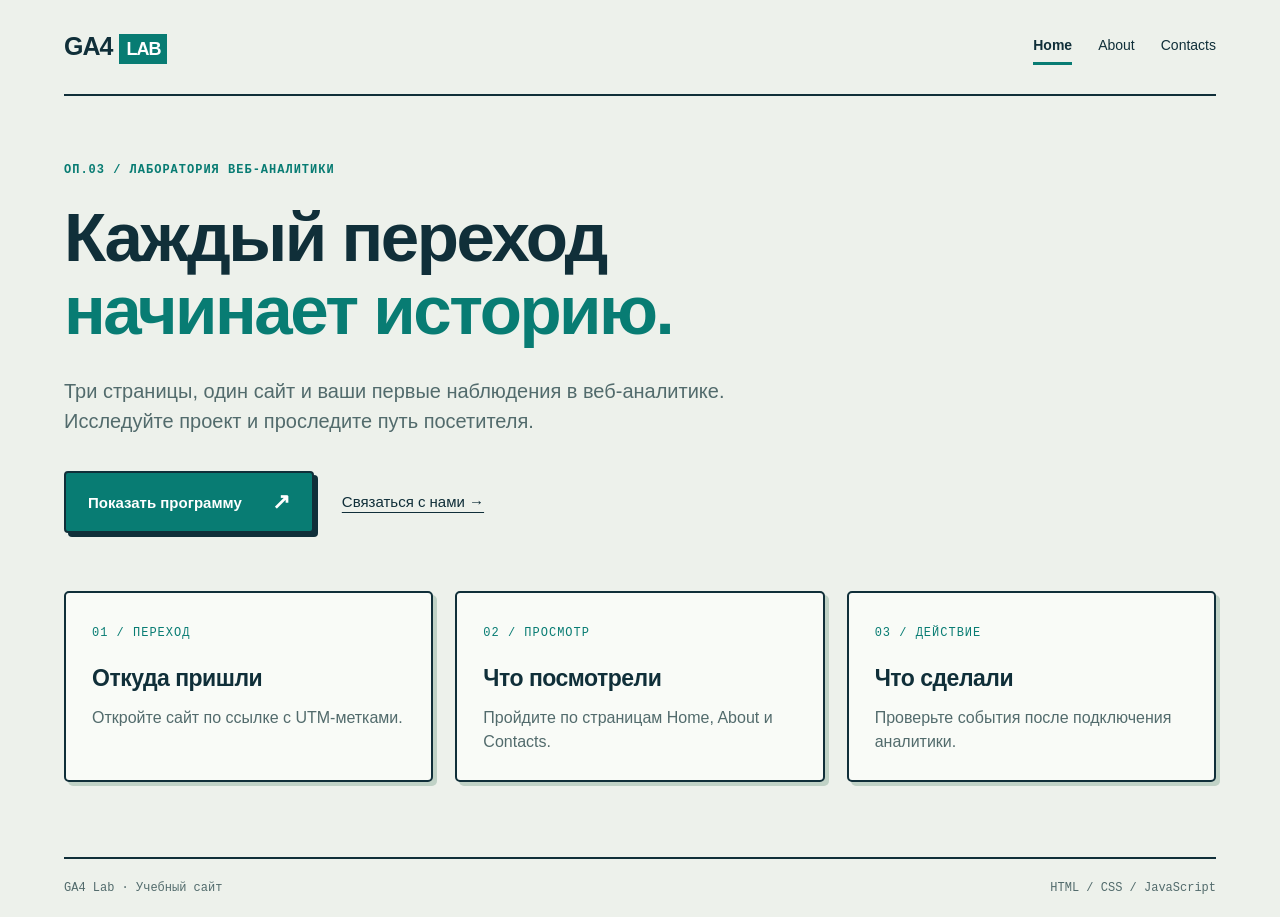
<file: index.html>
<!doctype html>
<html lang="ru">
<head>
<!-- Google tag (gtag.js) -->
<script async src="https://www.googletagmanager.com/gtag/js?id=G-0L7H66CE9D"></script>
<script>
  window.dataLayer = window.dataLayer || [];
  function gtag(){dataLayer.push(arguments);}
  gtag('js', new Date());

  gtag('config', 'G-0L7H66CE9D', {
    ...(new URLSearchParams(location.search).get('debug_mode') === 'true' ? { debug_mode: true } : {})
  });
</script>
  <meta charset="utf-8">
  <meta name="viewport" content="width=device-width, initial-scale=1">
  <meta name="description" content="Учебная лаборатория веб-аналитики: страницы, переходы и события.">
  <title>Home — GA4 Lab</title>
  <link rel="stylesheet" href="css/style.css">
  <link rel="stylesheet" href="css/events.css">
  <script src="js/metrics.js" defer></script>
  <script src="js/script.js" defer></script>
</head>
<body>
  <header><a class="brand" href="index.html">GA4<span>LAB</span></a><nav aria-label="Основная навигация"><a href="index.html" aria-current="page">Home</a><a href="about.html">About</a><a href="contacts.html">Contacts</a></nav></header>
  <main><p class="eyebrow">ОП.03 / ЛАБОРАТОРИЯ ВЕБ-АНАЛИТИКИ</p><h1>Каждый переход<br><em>начинает историю.</em></h1>
<p class="lead">Три страницы, один сайт и ваши первые наблюдения в веб-аналитике. Исследуйте проект и проследите путь посетителя.</p>
<div class="actions"><button class="button" id="program-cta" type="button">Показать программу <span>↗</span></button><a class="secondary" href="contacts.html">Связаться с нами →</a></div>
<section id="program-preview" class="program-preview" hidden><h2>Программа лаборатории</h2><p>Откройте страницы, запустите события, проверьте параметры в DebugView и сравните их с обычным отчётом Events.</p><a href="about.html">Перейти к инструкции →</a></section>
<section class="cards" aria-label="Что можно изучить"><article><small>01 / ПЕРЕХОД</small><h2>Откуда пришли</h2><p>Откройте сайт по ссылке с UTM-метками.</p></article><article><small>02 / ПРОСМОТР</small><h2>Что посмотрели</h2><p>Пройдите по страницам Home, About и Contacts.</p></article><article><small>03 / ДЕЙСТВИЕ</small><h2>Что сделали</h2><p>Проверьте события после подключения аналитики.</p></article></section></main>
  <footer><span>GA4 Lab · Учебный сайт</span><span>HTML / CSS / JavaScript</span></footer>
</body>
</html>
</file>
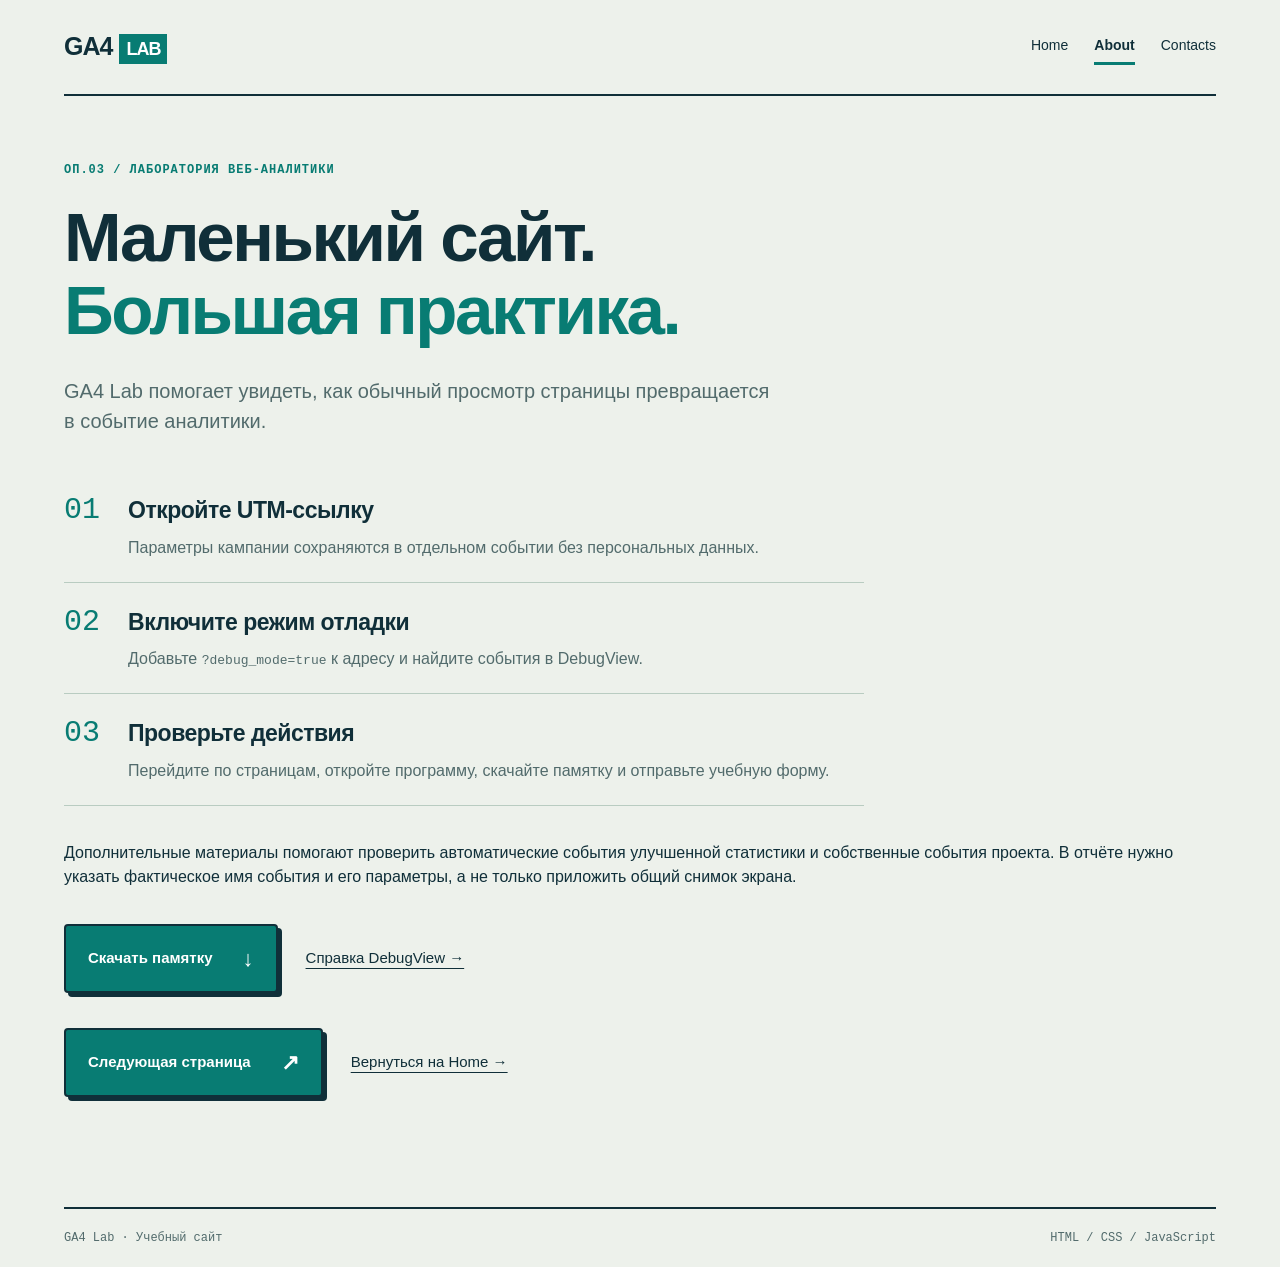
<file: about.html>
<!doctype html>
<html lang="ru">
<head>
<!-- Google tag (gtag.js) -->
<script async src="https://www.googletagmanager.com/gtag/js?id=G-0L7H66CE9D"></script>
<script>
  window.dataLayer = window.dataLayer || [];
  function gtag(){dataLayer.push(arguments);}
  gtag('js', new Date());

  gtag('config', 'G-0L7H66CE9D', {
    ...(new URLSearchParams(location.search).get('debug_mode') === 'true' ? { debug_mode: true } : {})
  });
</script>
  <meta charset="utf-8">
  <meta name="viewport" content="width=device-width, initial-scale=1">
  <meta name="description" content="Учебная лаборатория веб-аналитики: страницы, переходы и события.">
  <title>About — GA4 Lab</title>
  <link rel="stylesheet" href="css/style.css">
  <link rel="stylesheet" href="css/events.css">
  <script src="js/metrics.js" defer></script>
  <script src="js/script.js" defer></script>
</head>
<body>
  <header><a class="brand" href="index.html">GA4<span>LAB</span></a><nav aria-label="Основная навигация"><a href="index.html">Home</a><a href="about.html" aria-current="page">About</a><a href="contacts.html">Contacts</a></nav></header>
  <main><p class="eyebrow">ОП.03 / ЛАБОРАТОРИЯ ВЕБ-АНАЛИТИКИ</p><h1>Маленький сайт.<br><em>Большая практика.</em></h1><p class="lead">GA4 Lab помогает увидеть, как обычный просмотр страницы превращается в событие аналитики.</p><section class="steps" aria-label="Этапы практики"><article><b>01</b><div><h2>Откройте UTM-ссылку</h2><p>Параметры кампании сохраняются в отдельном событии без персональных данных.</p></div></article><article><b>02</b><div><h2>Включите режим отладки</h2><p>Добавьте <code>?debug_mode=true</code> к адресу и найдите события в DebugView.</p></div></article><article><b>03</b><div><h2>Проверьте действия</h2><p>Перейдите по страницам, откройте программу, скачайте памятку и отправьте учебную форму.</p></div></article></section><p>Дополнительные материалы помогают проверить автоматические события улучшенной статистики и собственные события проекта. В отчёте нужно указать фактическое имя события и его параметры, а не только приложить общий снимок экрана.</p><div class="actions"><a class="button" data-download-name="analytics-guide" href="assets/analytics-guide.pdf" download>Скачать памятку <span>↓</span></a><a class="secondary" data-external-name="ga4-help" href="https://support.google.com/analytics/answer/7201382?hl=ru" target="_blank" rel="noopener">Справка DebugView →</a></div><div class="actions"><a class="button" href="contacts.html">Следующая страница <span>↗</span></a><a class="secondary" href="index.html">Вернуться на Home →</a></div></main>
  <footer><span>GA4 Lab · Учебный сайт</span><span>HTML / CSS / JavaScript</span></footer>
</body>
</html>
</file>
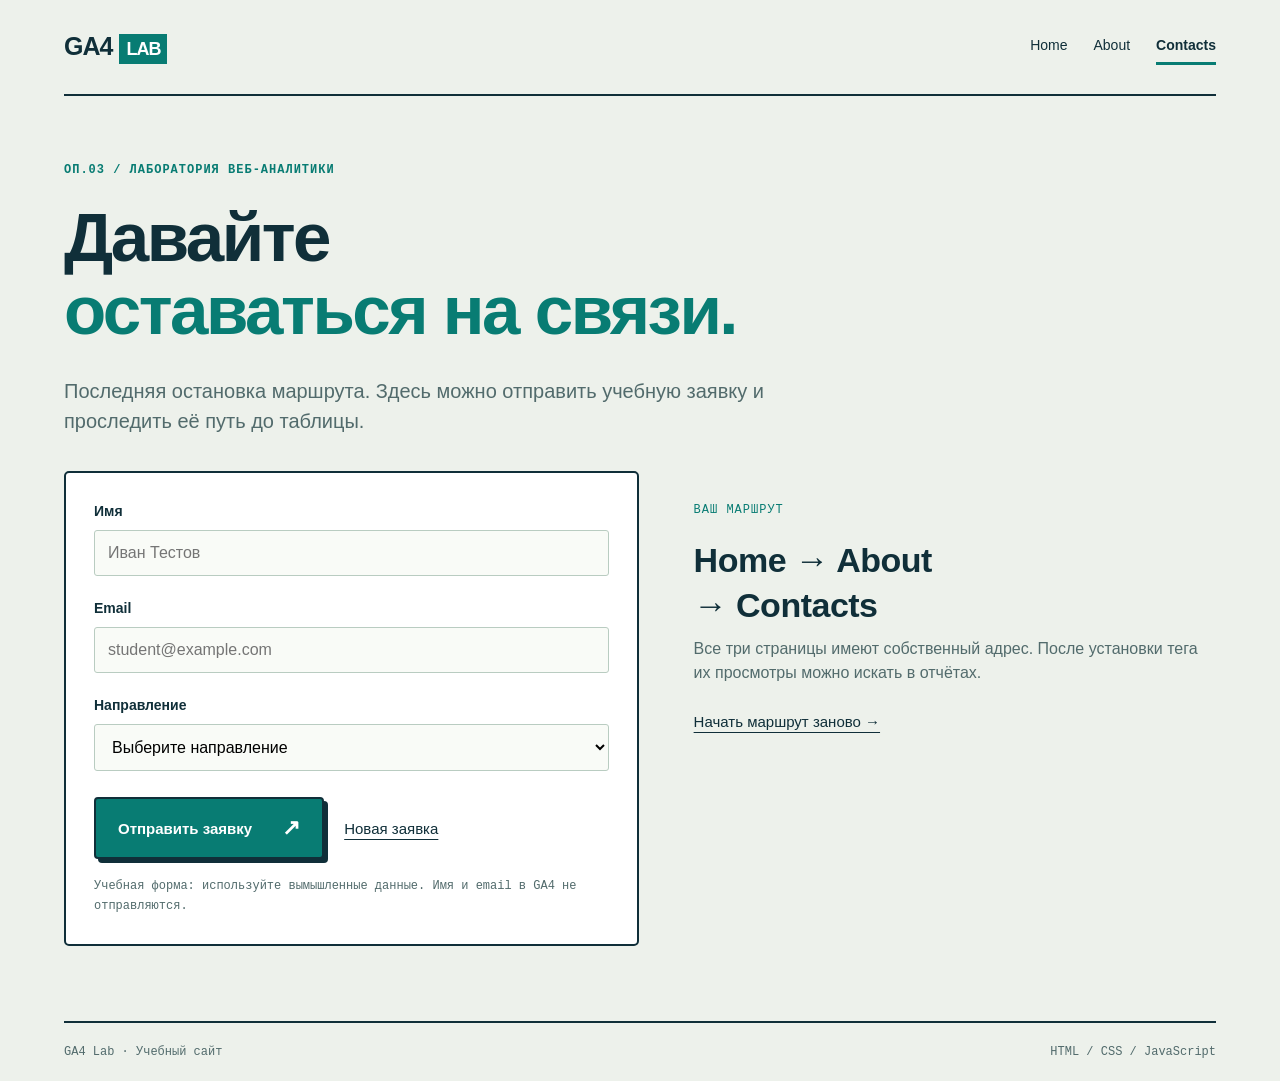
<file: contacts.html>
<!doctype html>
<html lang="ru">
<head>
<!-- Google tag (gtag.js) -->
<script async src="https://www.googletagmanager.com/gtag/js?id=G-0L7H66CE9D"></script>
<script>
  window.dataLayer = window.dataLayer || [];
  function gtag(){dataLayer.push(arguments);}
  gtag('js', new Date());

  gtag('config', 'G-0L7H66CE9D', {
    ...(new URLSearchParams(location.search).get('debug_mode') === 'true' ? { debug_mode: true } : {})
  });
</script>
  <meta charset="utf-8">
  <meta name="viewport" content="width=device-width, initial-scale=1">
  <meta name="description" content="Учебная лаборатория веб-аналитики: страницы, переходы и события.">
  <title>Contacts — GA4 Lab</title>
  <link rel="stylesheet" href="css/style.css">
  <link rel="stylesheet" href="css/events.css">
  <script src="js/metrics.js" defer></script>
  <script src="js/script.js" defer></script>
</head>
<body>
  <header><a class="brand" href="index.html">GA4<span>LAB</span></a><nav aria-label="Основная навигация"><a href="index.html">Home</a><a href="about.html">About</a><a href="contacts.html" aria-current="page">Contacts</a></nav></header>
  <main><p class="eyebrow">ОП.03 / ЛАБОРАТОРИЯ ВЕБ-АНАЛИТИКИ</p><h1>Давайте<br><em>оставаться на связи.</em></h1><p class="lead">Последняя остановка маршрута. Здесь можно отправить учебную заявку и проследить её путь до таблицы.</p><div class="contact-grid"><form id="lead-form" action="https://script.google.com/macros/s/AKfycbx1SZu0C5HmVD4XKjDQmJr0X7fR7kYcELD-FARWaHEnewBgZ3yCZ1DEmZPdAOXIvna3/exec" method="POST" target="submission-frame"><label for="visitor-name">Имя</label><input id="visitor-name" name="name" autocomplete="off" placeholder="Иван Тестов" required maxlength="200"><label for="visitor-email">Email</label><input id="visitor-email" name="email" type="email" autocomplete="off" placeholder="student@example.com" required maxlength="200"><label for="direction">Направление</label><select id="direction" name="direction" required><option value="">Выберите направление</option><option value="frontend">Frontend</option><option value="backend">Backend</option><option value="data">Data</option></select><input type="hidden" name="request_id" id="request_id"><input type="hidden" name="utm_source" id="utm_source"><input type="hidden" name="utm_medium" id="utm_medium"><input type="hidden" name="utm_campaign" id="utm_campaign"><div class="form-actions"><button class="button" type="submit">Отправить заявку <span>↗</span></button><button class="secondary" type="reset">Новая заявка</button></div><p id="form-status" role="status"></p><noscript><p>Для отправки заявки включите JavaScript.</p></noscript><small>Учебная форма: используйте вымышленные данные. Имя и email в GA4 не отправляются.</small></form><aside><span class="tag">ВАШ МАРШРУТ</span><h2>Home → About<br>→ Contacts</h2><p>Все три страницы имеют собственный адрес. После установки тега их просмотры можно искать в отчётах.</p><a class="secondary" href="index.html">Начать маршрут заново →</a></aside></div><iframe name="submission-frame" id="submission-frame" title="Ответ приёмника заявок" hidden></iframe></main>
  <footer><span>GA4 Lab · Учебный сайт</span><span>HTML / CSS / JavaScript</span></footer>
</body>
</html>
</file>
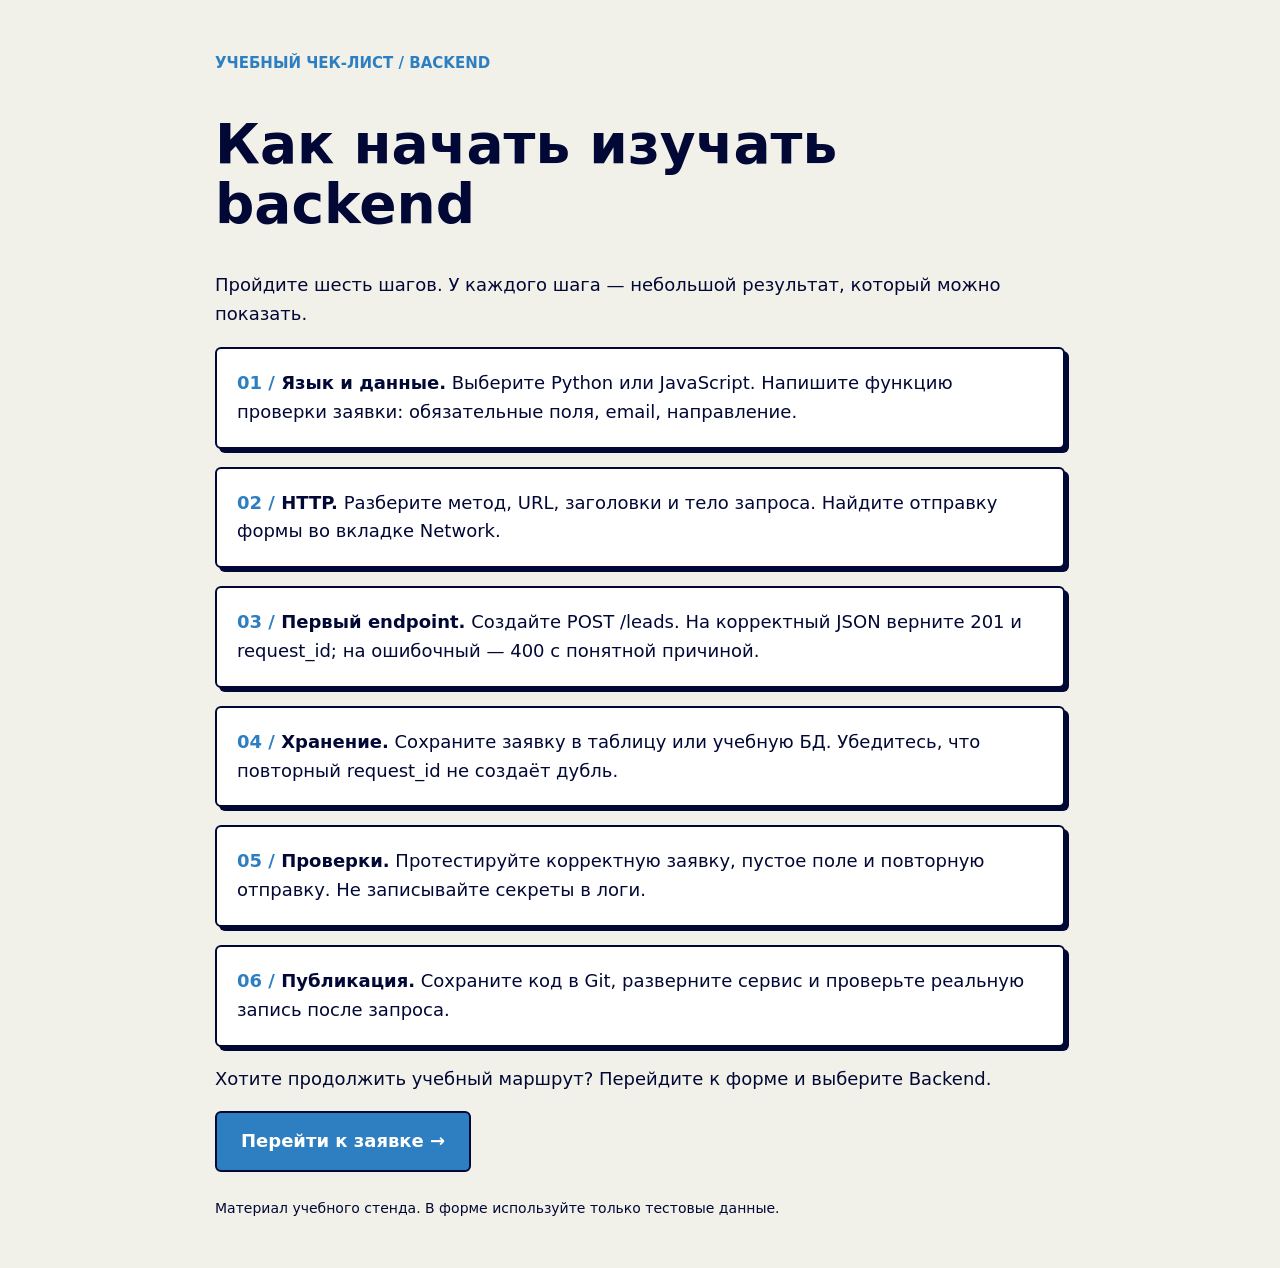
<file: guide.html>
<!doctype html>
<html lang="ru">
<head>
  <meta charset="utf-8">
  <meta name="viewport" content="width=device-width,initial-scale=1">
  <title>Как начать изучать backend · Учебный материал</title>
  <script async src="https://www.googletagmanager.com/gtag/js?id=G-0L7H66CE9D"></script>
  <script>
    window.dataLayer = window.dataLayer || [];
    function gtag(){dataLayer.push(arguments)}
    gtag('js', new Date());
    gtag('config', 'G-0L7H66CE9D', { ...(new URLSearchParams(location.search).get('debug_mode') === 'true' ? { debug_mode: true } : {}) });
  </script>
  <style>
    body{margin:0;background:#f2f1e9;color:#020835;font:18px/1.6 system-ui,sans-serif}
    main{max-width:850px;margin:0 auto;padding:48px 22px}
    small{color:#2d7fc1;font-weight:700}
    h1{font-size:clamp(32px,6vw,55px);line-height:1.1}
    ol{padding:0;list-style:none;counter-reset:steps}
    li{counter-increment:steps;border:2px solid #020835;padding:20px;margin:18px 0;background:white;border-radius:6px;box-shadow:4px 4px #020835}
    li:before{content:counter(steps,decimal-leading-zero)' / ';color:#2d7fc1;font-weight:bold}
    a{display:inline-block;background:#2d7fc1;color:white;border:2px solid #020835;border-radius:6px;padding:14px 24px;text-decoration:none;font-weight:700}
    a:focus-visible{outline:4px solid #be7414;outline-offset:4px}
    footer{font-size:14px;margin-top:25px}
    code{overflow-wrap:anywhere}
  </style>
  <script src="js/metrics.js" defer></script>
  <script src="guide.js" defer></script>
</head>
<body>
  <main>
    <small>УЧЕБНЫЙ ЧЕК-ЛИСТ / BACKEND</small>
    <h1>Как начать изучать backend</h1>
    <p>Пройдите шесть шагов. У каждого шага — небольшой результат, который можно показать.</p>
    <ol>
      <li><b>Язык и данные.</b> Выберите Python или JavaScript. Напишите функцию проверки заявки: обязательные поля, email, направление.</li>
      <li><b>HTTP.</b> Разберите метод, URL, заголовки и тело запроса. Найдите отправку формы во вкладке Network.</li>
      <li><b>Первый endpoint.</b> Создайте POST /leads. На корректный JSON верните 201 и request_id; на ошибочный — 400 с понятной причиной.</li>
      <li><b>Хранение.</b> Сохраните заявку в таблицу или учебную БД. Убедитесь, что повторный request_id не создаёт дубль.</li>
      <li><b>Проверки.</b> Протестируйте корректную заявку, пустое поле и повторную отправку. Не записывайте секреты в логи.</li>
      <li><b>Публикация.</b> Сохраните код в Git, разверните сервис и проверьте реальную запись после запроса.</li>
    </ol>
    <p>Хотите продолжить учебный маршрут? Перейдите к форме и выберите Backend.</p>
    <a id="lead-link" href="contacts.html">Перейти к заявке →</a>
    <footer>Материал учебного стенда. В форме используйте только тестовые данные.</footer>
  </main>
</body>
</html>
</file>
<file: css/style.css>
:root{--ink:#102f39;--paper:#edf1eb;--accent:#087c73;--line:#b9ccc1;--muted:#526b6c}*{box-sizing:border-box}body{margin:0;background:var(--paper);color:var(--ink);font-family:Arial,Helvetica,sans-serif;line-height:1.5}a{color:inherit}header,main,footer{width:min(1160px,90%);margin:auto}header{display:flex;align-items:center;justify-content:space-between;padding:28px 0;border-bottom:2px solid var(--ink)}.brand{font-size:25px;font-weight:900;text-decoration:none;letter-spacing:-1px}.brand span{background:var(--accent);color:white;padding:5px 7px;margin-left:7px;font-size:18px}nav{display:flex;gap:26px}nav a{text-decoration:none;font-size:14px;padding:6px 0}nav a[aria-current]{border-bottom:3px solid var(--accent);font-weight:bold}main{padding:65px 0 75px;min-height:calc(100vh - 185px)}.eyebrow,small,.tag{font-family:monospace;font-size:12px;letter-spacing:1px}.eyebrow{color:var(--accent);font-weight:bold;margin:0 0 22px}h1{font-size:clamp(38px,5.4vw,72px);line-height:1.07;letter-spacing:-2.5px;margin:0 0 28px;font-weight:800}h1 em{font-style:normal;color:var(--accent)}.lead{font-size:20px;max-width:710px;color:var(--muted);margin-bottom:30px}.actions{display:flex;gap:28px;align-items:center;margin:35px 0}.button{display:inline-flex;justify-content:space-between;gap:30px;align-items:center;background:var(--accent);color:white;border:2px solid var(--ink);padding:16px 22px;border-radius:4px;text-decoration:none;font-size:15px;font-weight:bold;box-shadow:4px 4px 0 var(--ink);cursor:pointer}.button:hover{background:#075f59;transform:translateY(-2px)}.button span{font-size:22px}.secondary{text-underline-offset:5px;font-size:15px}.cards{display:grid;grid-template-columns:repeat(3,1fr);gap:22px;margin-top:58px}.cards article{padding:26px;background:#f9fbf7;border:2px solid var(--ink);border-radius:5px;box-shadow:4px 4px 0 #c0d2c6}.cards small{color:var(--accent)}h2{font-size:23px;letter-spacing:-.5px;margin:18px 0 10px}article p,aside p{color:var(--muted);margin:0}.steps{max-width:800px;margin:35px 0}.steps article{display:flex;gap:28px;padding:22px 0;border-bottom:1px solid var(--line)}.steps article>b{font:30px monospace;color:var(--accent)}.steps h2{margin:0 0 8px}.contact-grid{display:grid;grid-template-columns:1.1fr 1fr;gap:55px;margin-top:35px}form{background:white;border:2px solid var(--ink);border-radius:5px;padding:28px}label{display:block;font-weight:bold;font-size:14px;margin-bottom:8px}input,select{width:100%;padding:13px;font:16px Arial;border:1px solid var(--line);border-radius:3px;background:#f9fbf7;margin-bottom:22px}form small{display:block;color:var(--muted);letter-spacing:0;line-height:1.6}.form-actions{display:flex;flex-wrap:wrap;gap:18px;align-items:center;margin:4px 0 18px}.form-actions .button{margin:0}button.secondary{background:none;border:0;padding:0;cursor:pointer;color:inherit;text-underline-offset:5px;font-size:15px;text-decoration:underline}#form-status{color:var(--accent);font-weight:bold}aside{padding:25px 0}.tag{color:var(--accent)}aside h2{font-size:34px;line-height:1.3}aside p{margin-bottom:25px}footer{border-top:2px solid var(--ink);padding:22px 0;display:flex;justify-content:space-between;font:12px monospace;color:var(--muted)}:focus-visible{outline:3px solid #df9509;outline-offset:5px}@media(max-width:700px){header{padding:22px 0}nav{gap:14px}nav a{font-size:12px}main{padding:38px 0}h1{letter-spacing:-1.5px}.lead{font-size:17px}.cards,.contact-grid{grid-template-columns:1fr;gap:20px}.cards{margin-top:38px}.actions{align-items:flex-start;flex-direction:column;gap:22px}footer{gap:12px;flex-wrap:wrap}.contact-grid{gap:10px}}@media(prefers-reduced-motion:no-preference){main{animation:appear .45s ease}.button{transition:background .15s,transform .15s}@keyframes appear{from{opacity:0;transform:translateY(12px)}to{opacity:1;transform:none}}}

.status-panel{max-width:760px;margin:18px 0 0;padding:20px 22px;background:#f9fbf7;border:2px solid var(--ink);border-radius:5px;box-shadow:4px 4px 0 #c0d2c6}.status-panel h2{margin:0 0 8px}.status-panel p{margin:0;color:var(--muted)}.status-panel code{font-family:monospace;color:var(--accent);font-weight:bold}
</file>
<file: css/events.css>
.program-preview {
  max-width: 760px;
  padding: 22px 26px;
  background: #f9fbf7;
  border-left: 5px solid #087c73;
}

.program-preview h2 {
  margin-top: 0;
}

.form-actions { display: flex; flex-wrap: wrap; align-items: center; gap: 20px; }
.form-actions .secondary { background: transparent; border: 0; cursor: pointer; text-decoration: underline; }
</file>
